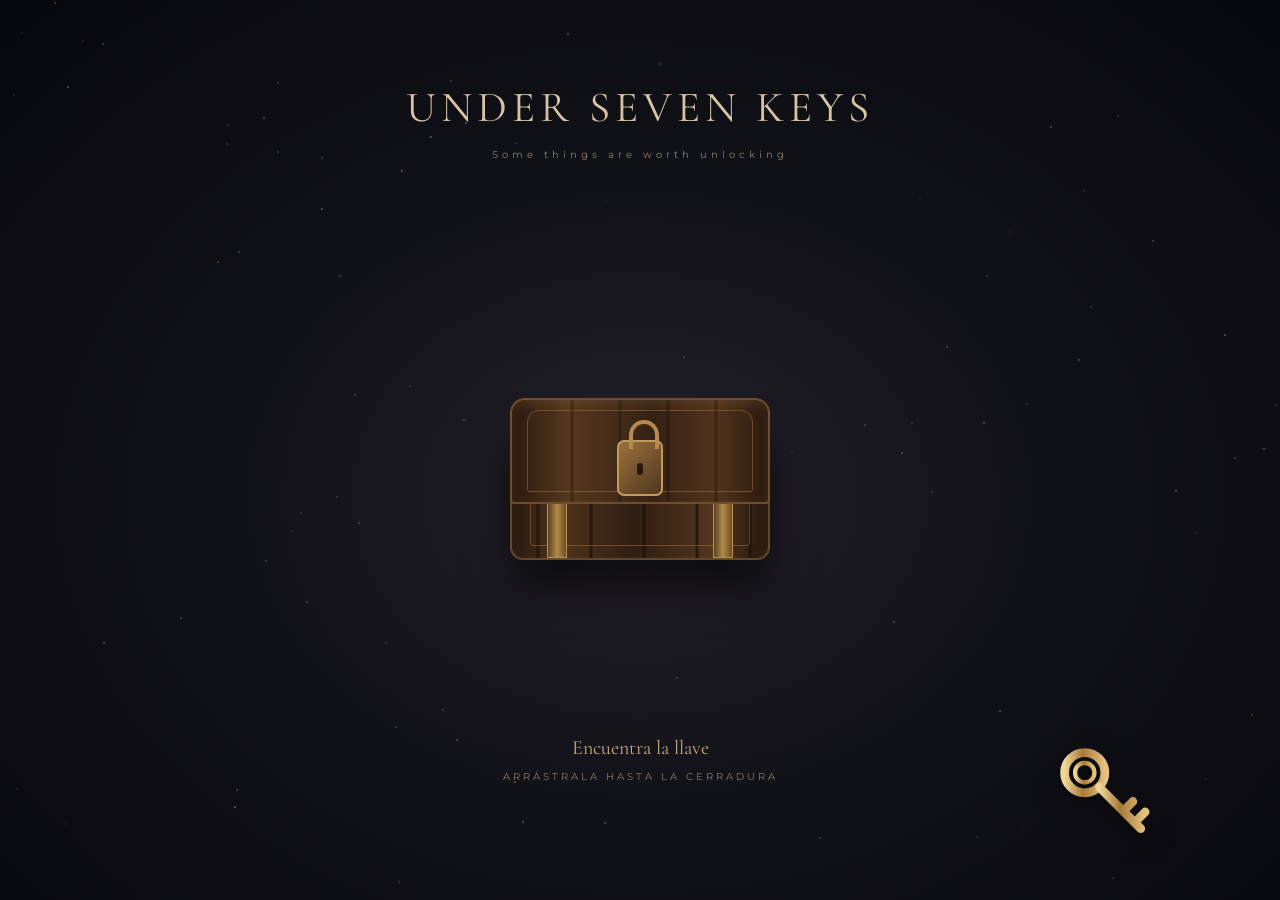
<file: index.html>
<!DOCTYPE html>
<html lang="es"><head><meta charset="UTF-8"><meta name="viewport" content="width=device-width,initial-scale=1"><title>UNDER SEVEN KEYS</title>
<style>
@import url('https://fonts.googleapis.com/css2?family=Cormorant+Garamond:wght@400;500&family=Montserrat:wght@300&display=swap');
*{box-sizing:border-box}body{margin:0;overflow:hidden;min-height:100vh;background:radial-gradient(ellipse at 50% 55%,#252128,#111118 45%,#07080d);color:#dbc9aa;font-family:'Cormorant Garamond',serif}
#scene{height:100vh;display:flex;align-items:center;justify-content:center;flex-direction:column;position:relative}.stars,.dust{position:absolute;inset:0;overflow:hidden;pointer-events:none}.star{position:absolute;width:2px;height:2px;background:#c9b58d;border-radius:50%;animation:twinkle 4s infinite}@keyframes twinkle{50%{opacity:.9;transform:scale(1.7)}}.dust i{position:absolute;width:3px;height:3px;border-radius:50%;background:#c8a66b;opacity:0;animation:float 10s linear infinite}@keyframes float{0%{transform:translateY(20vh);opacity:0}20%{opacity:.4}100%{transform:translateY(-110vh) translateX(45px);opacity:0}}
.heading{position:absolute;top:9%;text-align:center;width:100%;padding:0 12px}.heading h1{font-size:clamp(28px,4vw,43px);letter-spacing:5px;font-weight:400;margin:0;color:#d8c4a5}.heading p{font-family:Montserrat,sans-serif;font-size:10px;letter-spacing:4px;color:#92816b;margin-top:15px}
.stage{width:350px;height:330px;display:flex;align-items:center;justify-content:center;perspective:900px;position:relative;margin-top:30px}.glow{position:absolute;width:280px;height:180px;background:#c08d43;filter:blur(85px);opacity:0;transition:opacity 2s;bottom:20px}
#chest{position:relative;width:260px;height:190px;transition:transform .7s}.base{position:absolute;bottom:0;width:260px;height:142px;border:2px solid #624627;border-radius:7px 7px 13px 13px;background:linear-gradient(90deg,#26180f,#50331c 18%,#2f1e13 48%,#51351e 78%,#24170f);box-shadow:0 28px 45px #0009,inset 0 5px 12px #8b633333;overflow:hidden}.base:before{content:'';position:absolute;inset:0;background:repeating-linear-gradient(90deg,transparent 0 24px,#100b07 25px 27px,transparent 28px 53px);opacity:.6}.base:after{content:'';position:absolute;left:18px;right:18px;top:12px;bottom:12px;border:1px solid #a77a42;border-radius:3px;opacity:.5}.band{position:absolute;z-index:3;top:0;bottom:0;width:20px;left:35px;background:linear-gradient(90deg,#5d421e,#b28a4b,#6b4b26);border:1px solid #bd9454}.band.right{left:auto;right:35px}.lid{position:absolute;left:0;top:28px;width:260px;height:106px;border:2px solid #704e2c;border-radius:15px 15px 4px 4px;background:linear-gradient(90deg,#28190f,#56381e 22%,#352214 55%,#51331c 80%,#28190f);transform-origin:bottom center;transition:transform 1.5s cubic-bezier(.2,.7,.2,1);box-shadow:inset 0 4px 10px #a57a4333;z-index:4}.lid:before{content:'';position:absolute;inset:10px 15px;border:1px solid #a77a42;border-radius:12px 12px 2px 2px;opacity:.5}.lid:after{content:'';position:absolute;left:35px;right:35px;top:0;bottom:0;background:repeating-linear-gradient(90deg,transparent 0 23px,#130c07 24px 26px,transparent 27px 48px);opacity:.35}.lock{position:absolute;z-index:5;left:50%;top:70px;transform:translateX(-50%);width:46px;height:56px;border:2px solid #c19a5c;border-radius:7px;background:linear-gradient(135deg,#9b713c,#50371e);transition:.6s}.lock:before{content:'';position:absolute;left:10px;top:-22px;width:22px;height:25px;border:4px solid #b78b4d;border-bottom:0;border-radius:15px 15px 0 0}.lock:after{content:'';position:absolute;width:6px;height:12px;border-radius:6px;background:#2a1a0d;left:18px;top:21px}#chest.open .lid{transform:rotateX(-115deg)}#chest.open .lock{opacity:0;transform:translateX(-50%) translateY(30px)}#chest.open .glow{opacity:.65}#chest.open{transform:translateY(15px)}
.hint{position:absolute;bottom:13%;text-align:center;font-size:20px;color:#c2a77d;transition:opacity .5s}.hint small{display:block;font:10px Montserrat,sans-serif;letter-spacing:3px;margin-top:10px;color:#897a68}#message{position:absolute;bottom:5%;text-align:center;font-size:20px;color:#d8c4a1;opacity:0;transition:opacity 1.4s;max-width:90%}#message.visible{opacity:1}
.key-area{position:absolute;bottom:4%;right:8%;width:140px;height:140px;display:flex;align-items:center;justify-content:center;z-index:8}.key{width:105px;height:105px;cursor:grab;touch-action:none;filter:drop-shadow(0 8px 12px #0008);position:relative}.key:active{cursor:grabbing;filter:drop-shadow(0 0 18px #d9b77a)}.key svg{width:100%;height:100%;overflow:visible}.key.dragging{position:fixed;z-index:30;transform:scale(1.08);pointer-events:none}
#transition{position:fixed;inset:0;background:#e8c78e;opacity:0;pointer-events:none;z-index:40;transition:opacity 2s}#transition.active{opacity:1}
@media(max-width:600px){.heading{top:8%}.stage{transform:scale(.86);margin-top:20px}.key-area{bottom:5%;right:3%;width:110px;height:110px}.hint{bottom:17%}}
</style></head><body><div id="scene"><div class="stars" id="stars"></div><div class="dust" id="dust"></div><header class="heading"><h1>UNDER SEVEN KEYS</h1><p>Some things are worth unlocking</p></header>
<div class="stage"><div class="glow"></div><div id="chest"><div class="lid"></div><div class="base"><div class="band"></div><div class="band right"></div></div><div class="lock"></div></div></div>
<div class="hint" id="hint">Encuentra la llave<small>ARRÁSTRALA HASTA LA CERRADURA</small></div><div id="message">Hay cosas que merecen ser descubiertas.</div><div class="key-area" id="keyArea"><div class="key" id="key" tabindex="0" role="button" aria-label="Arrastra la llave hasta la cerradura"><svg viewBox="0 0 120 120"><defs><linearGradient id="g"><stop stop-color="#f1d69a"/><stop offset=".45" stop-color="#a87937"/><stop offset="1" stop-color="#e6c27f"/></linearGradient></defs><g fill="none" stroke="url(#g)" stroke-width="10" stroke-linecap="round" stroke-linejoin="round"><circle cx="34" cy="35" r="23"/><circle cx="34" cy="35" r="11" stroke-width="5"/><path d="M51 52 L98 99 M78 79 L89 68 M91 92 L103 80"/></g></svg></div></div></div><div id="transition"></div>
<script>
const stars=document.getElementById('stars'),dust=document.getElementById('dust'),key=document.getElementById('key'),keyArea=document.getElementById('keyArea'),chest=document.getElementById('chest'),hint=document.getElementById('hint'),message=document.getElementById('message'),transition=document.getElementById('transition');
for(let i=0;i<95;i++){let s=document.createElement('i');s.className='star';s.style.left=Math.random()*100+'%';s.style.top=Math.random()*100+'%';s.style.animationDelay=Math.random()*4+'s';s.style.opacity=Math.random()*.5;stars.appendChild(s)}for(let i=0;i<28;i++){let d=document.createElement('i');d.style.left=Math.random()*100+'%';d.style.bottom=(-Math.random()*30)+'%';d.style.animationDelay=Math.random()*9+'s';d.style.animationDuration=(7+Math.random()*9)+'s';dust.appendChild(d)}
let dragging=false,offX=0,offY=0,opened=false;function start(e){if(opened)return;e.preventDefault();dragging=true;let r=key.getBoundingClientRect();offX=e.clientX-r.left;offY=e.clientY-r.top;key.classList.add('dragging');key.style.left=e.clientX-offX+'px';key.style.top=e.clientY-offY+'px';keyArea.style.display='none';document.body.appendChild(key)}function move(e){if(!dragging)return;key.style.left=e.clientX-offX+'px';key.style.top=e.clientY-offY+'px'}function end(e){if(!dragging)return;dragging=false;key.classList.remove('dragging');let l=document.querySelector('.lock').getBoundingClientRect(),lx=l.left+l.width/2,ly=l.top+l.height/2;let dist=Math.hypot(e.clientX-lx,e.clientY-ly);if(dist<190){unlock()}else{key.style.position='';key.style.left='';key.style.top='';key.style.margin='';keyArea.style.display='';keyArea.appendChild(key)}}key.addEventListener('pointerdown',start);window.addEventListener('pointermove',move);window.addEventListener('pointerup',end);key.addEventListener('keydown',e=>{if(e.key==='Enter'||e.key===' '){e.preventDefault();unlock()}});
function unlock(){if(opened)return;opened=true;key.style.display='none';hint.style.opacity=0;chest.classList.add('open');setTimeout(()=>message.classList.add('visible'),1700);setTimeout(()=>transition.classList.add('active'),4300);setTimeout(()=>location.href='midnight.html',6200)}
</script></body></html>
</file>
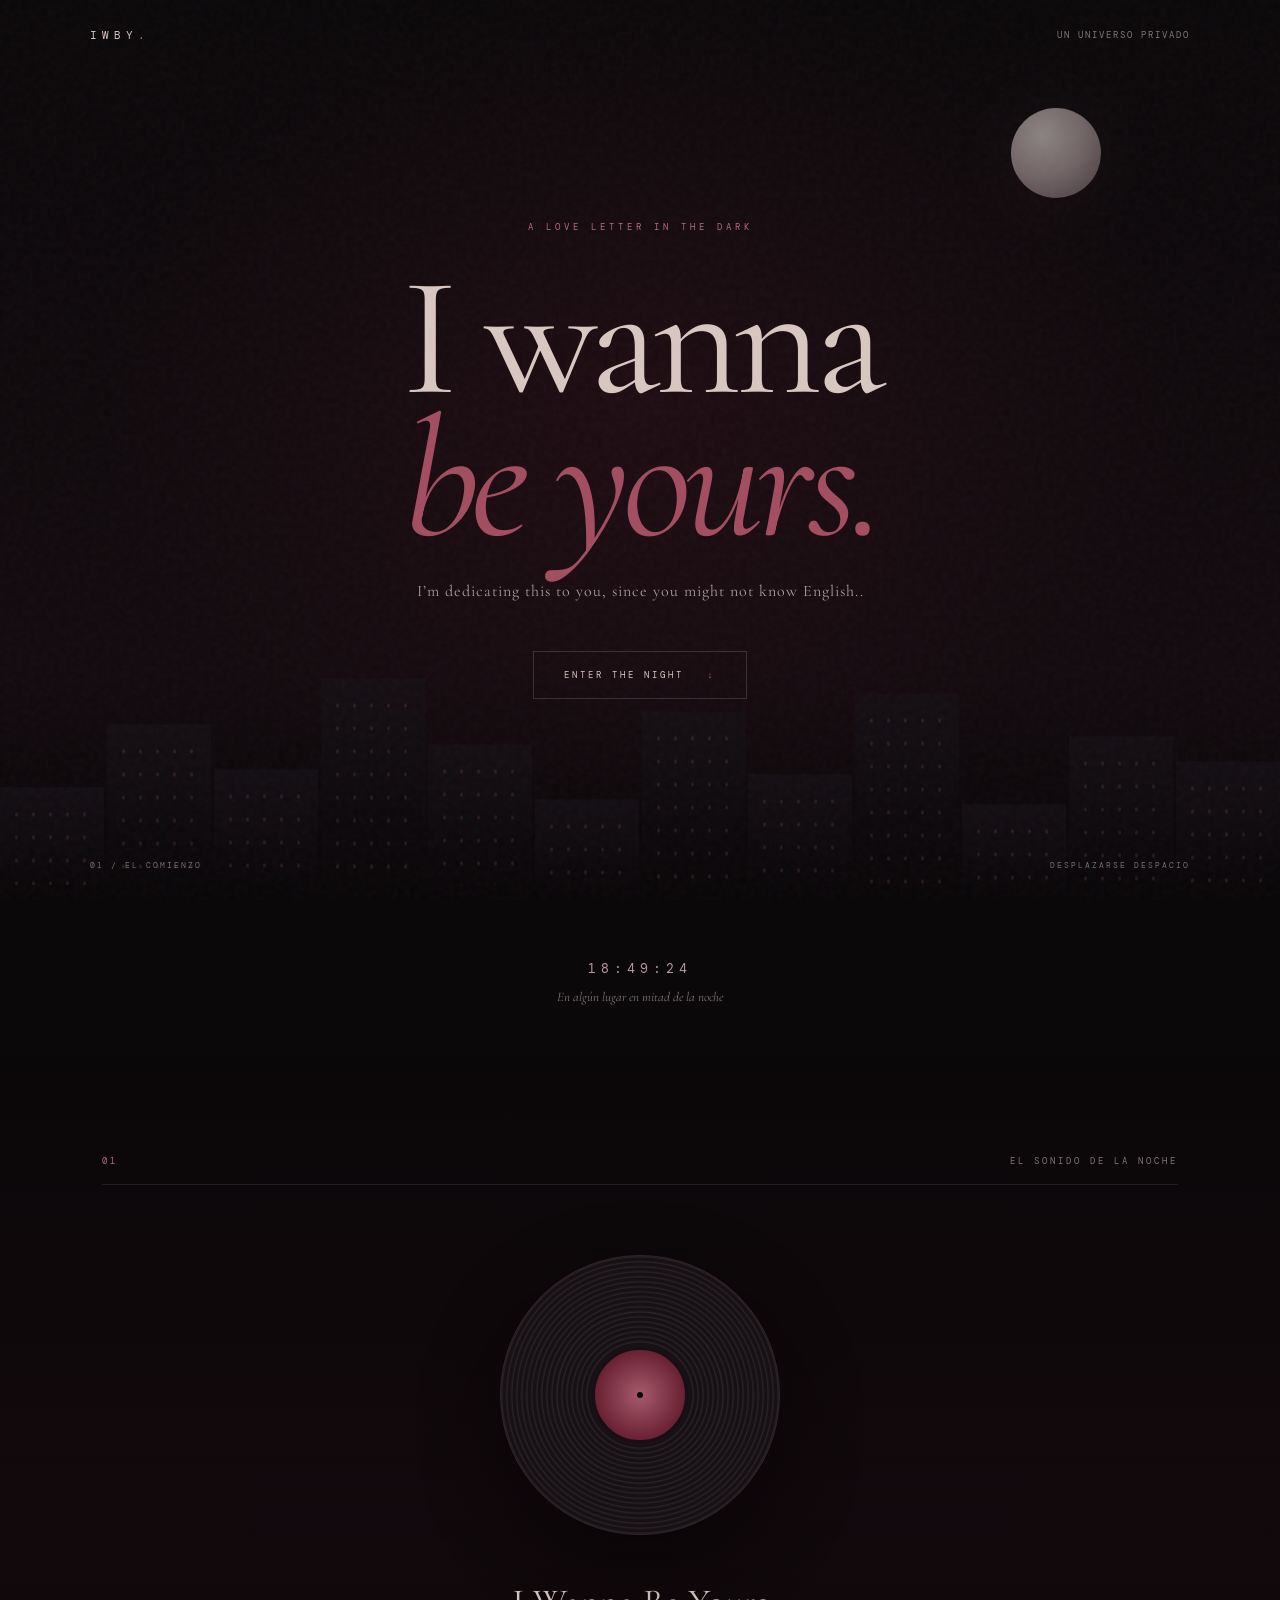
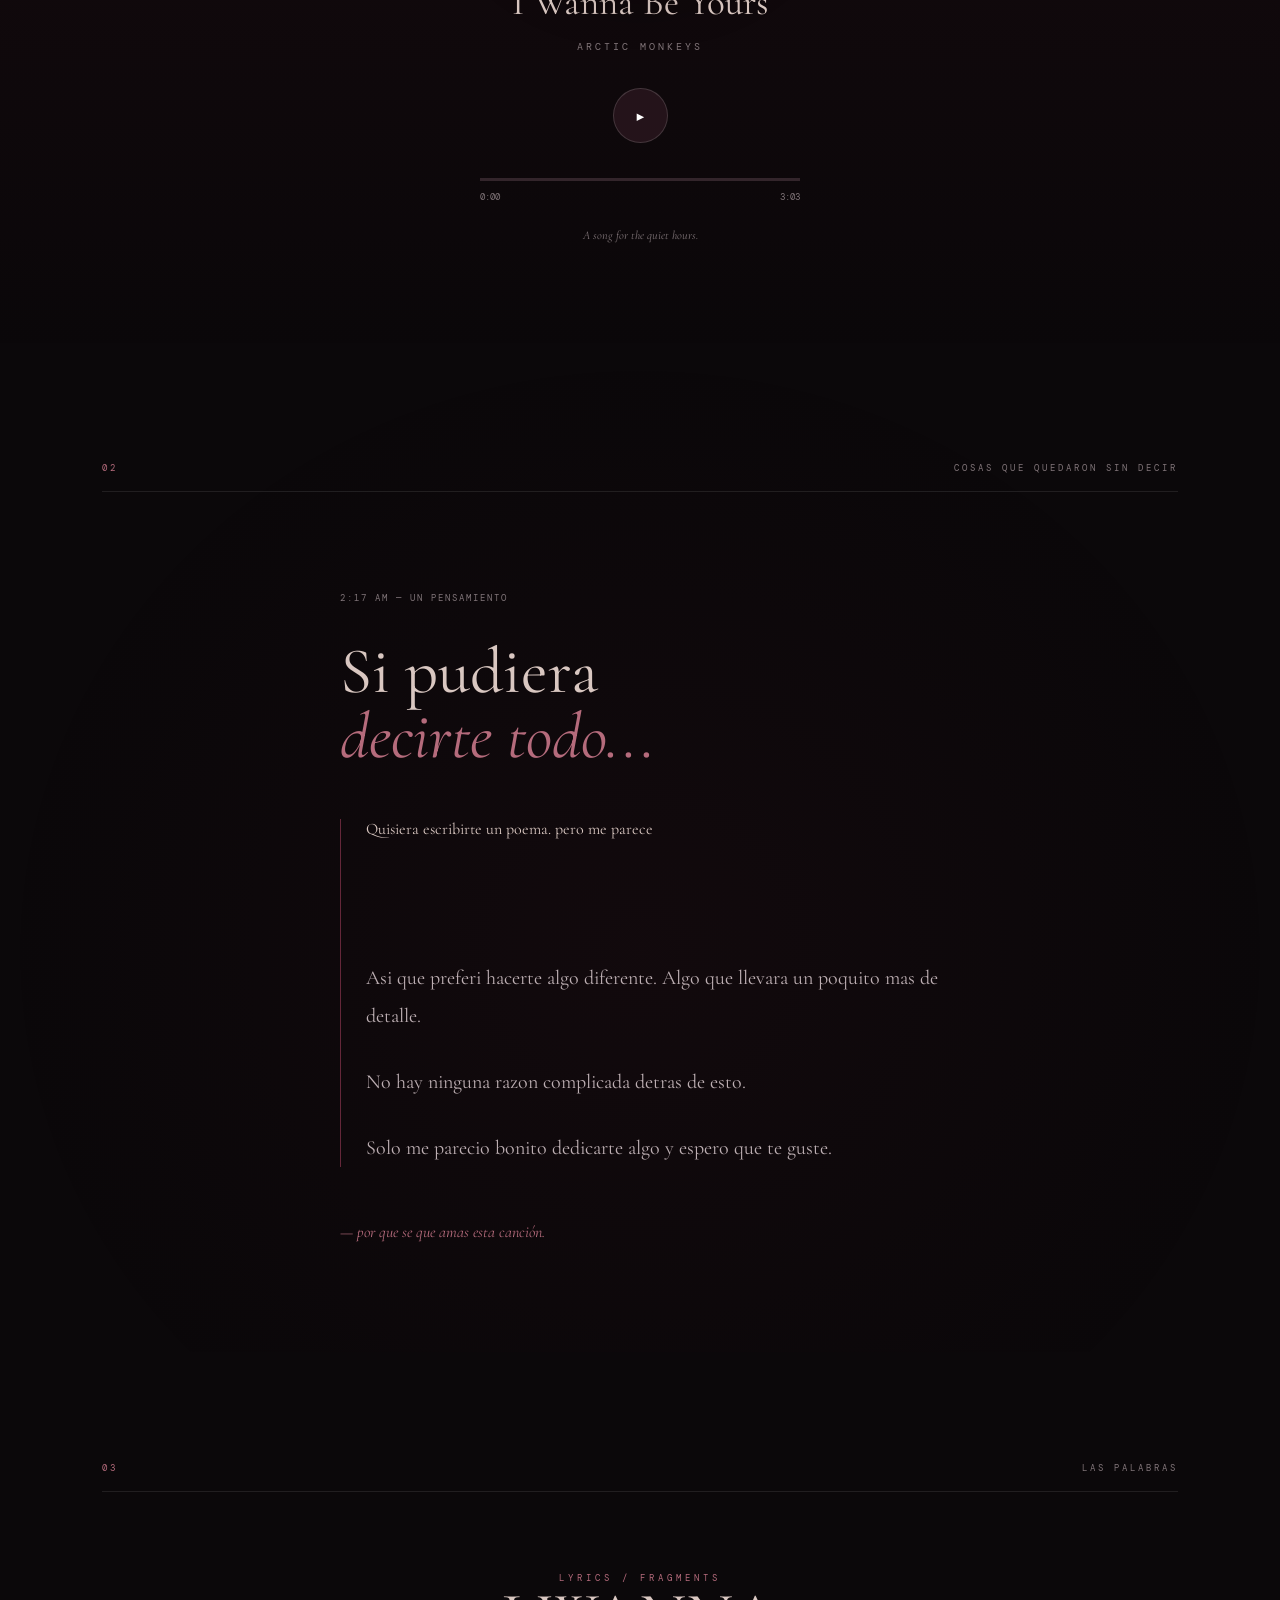
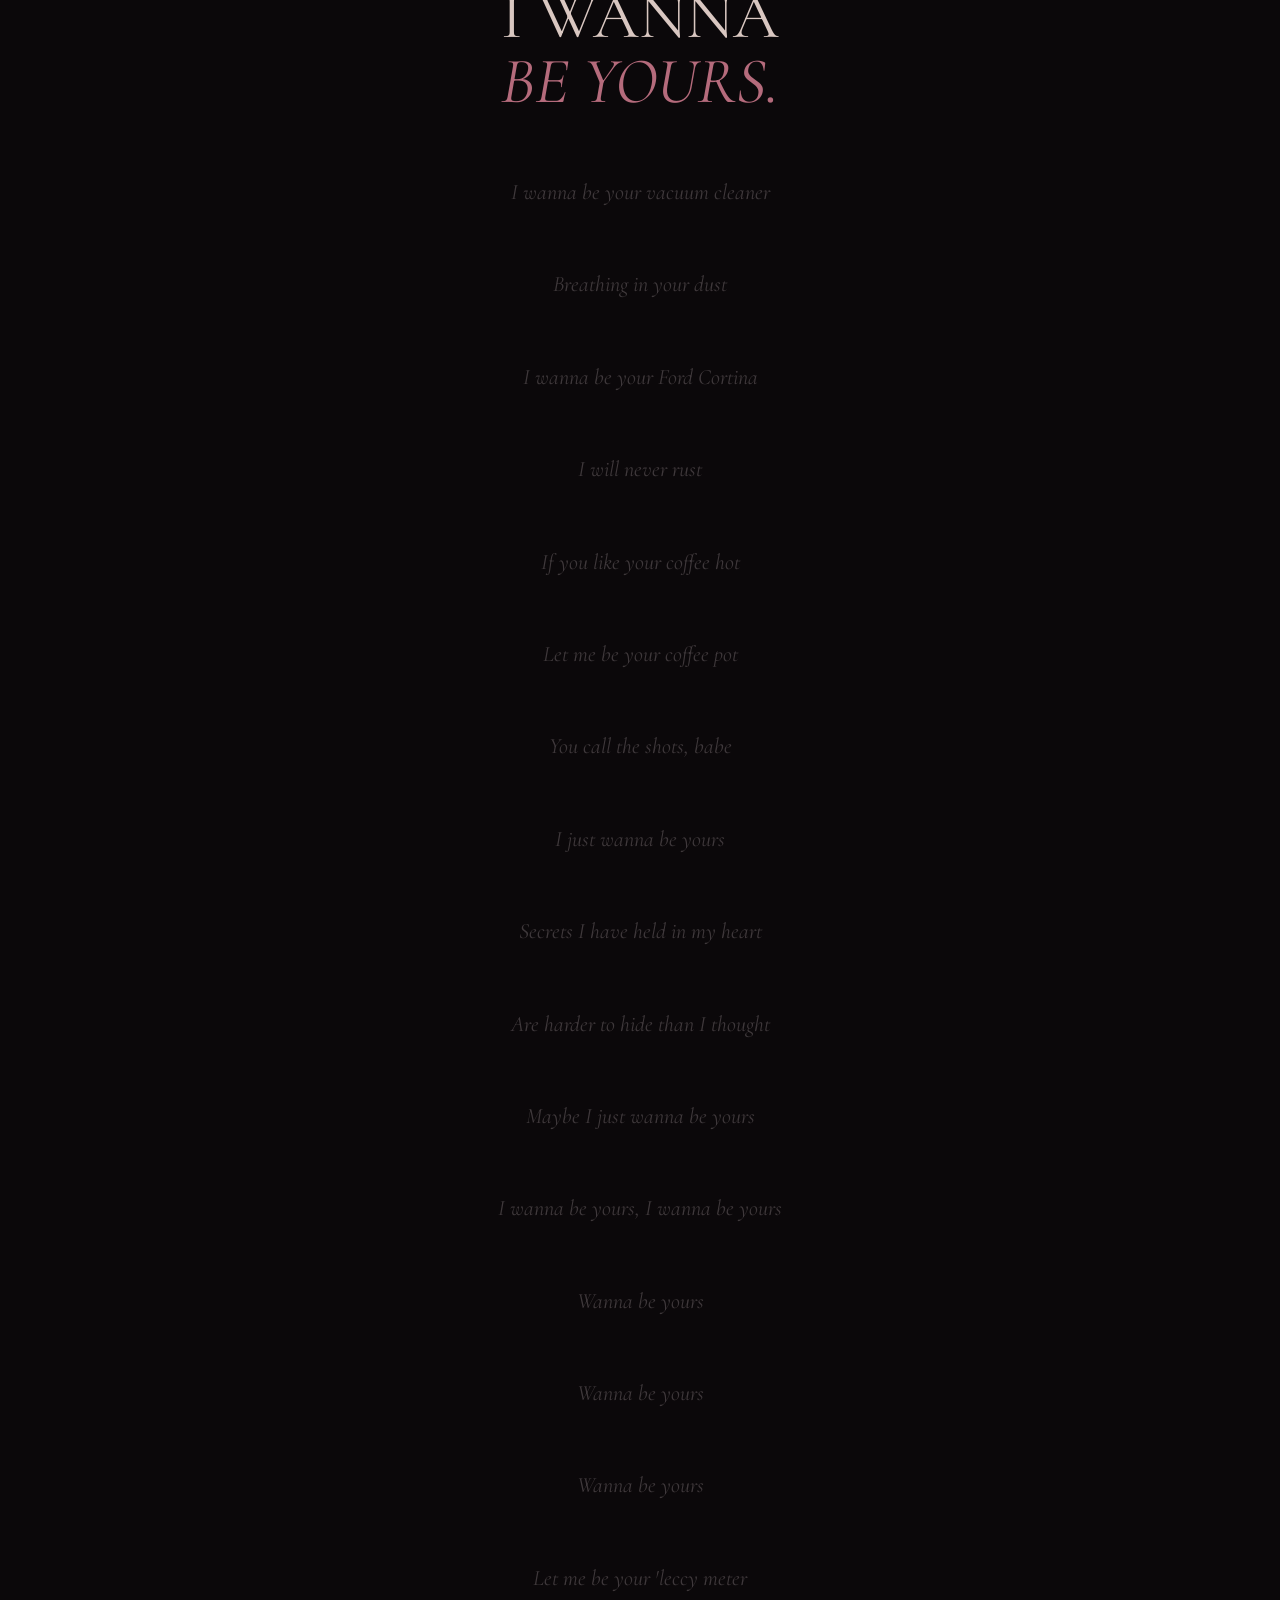
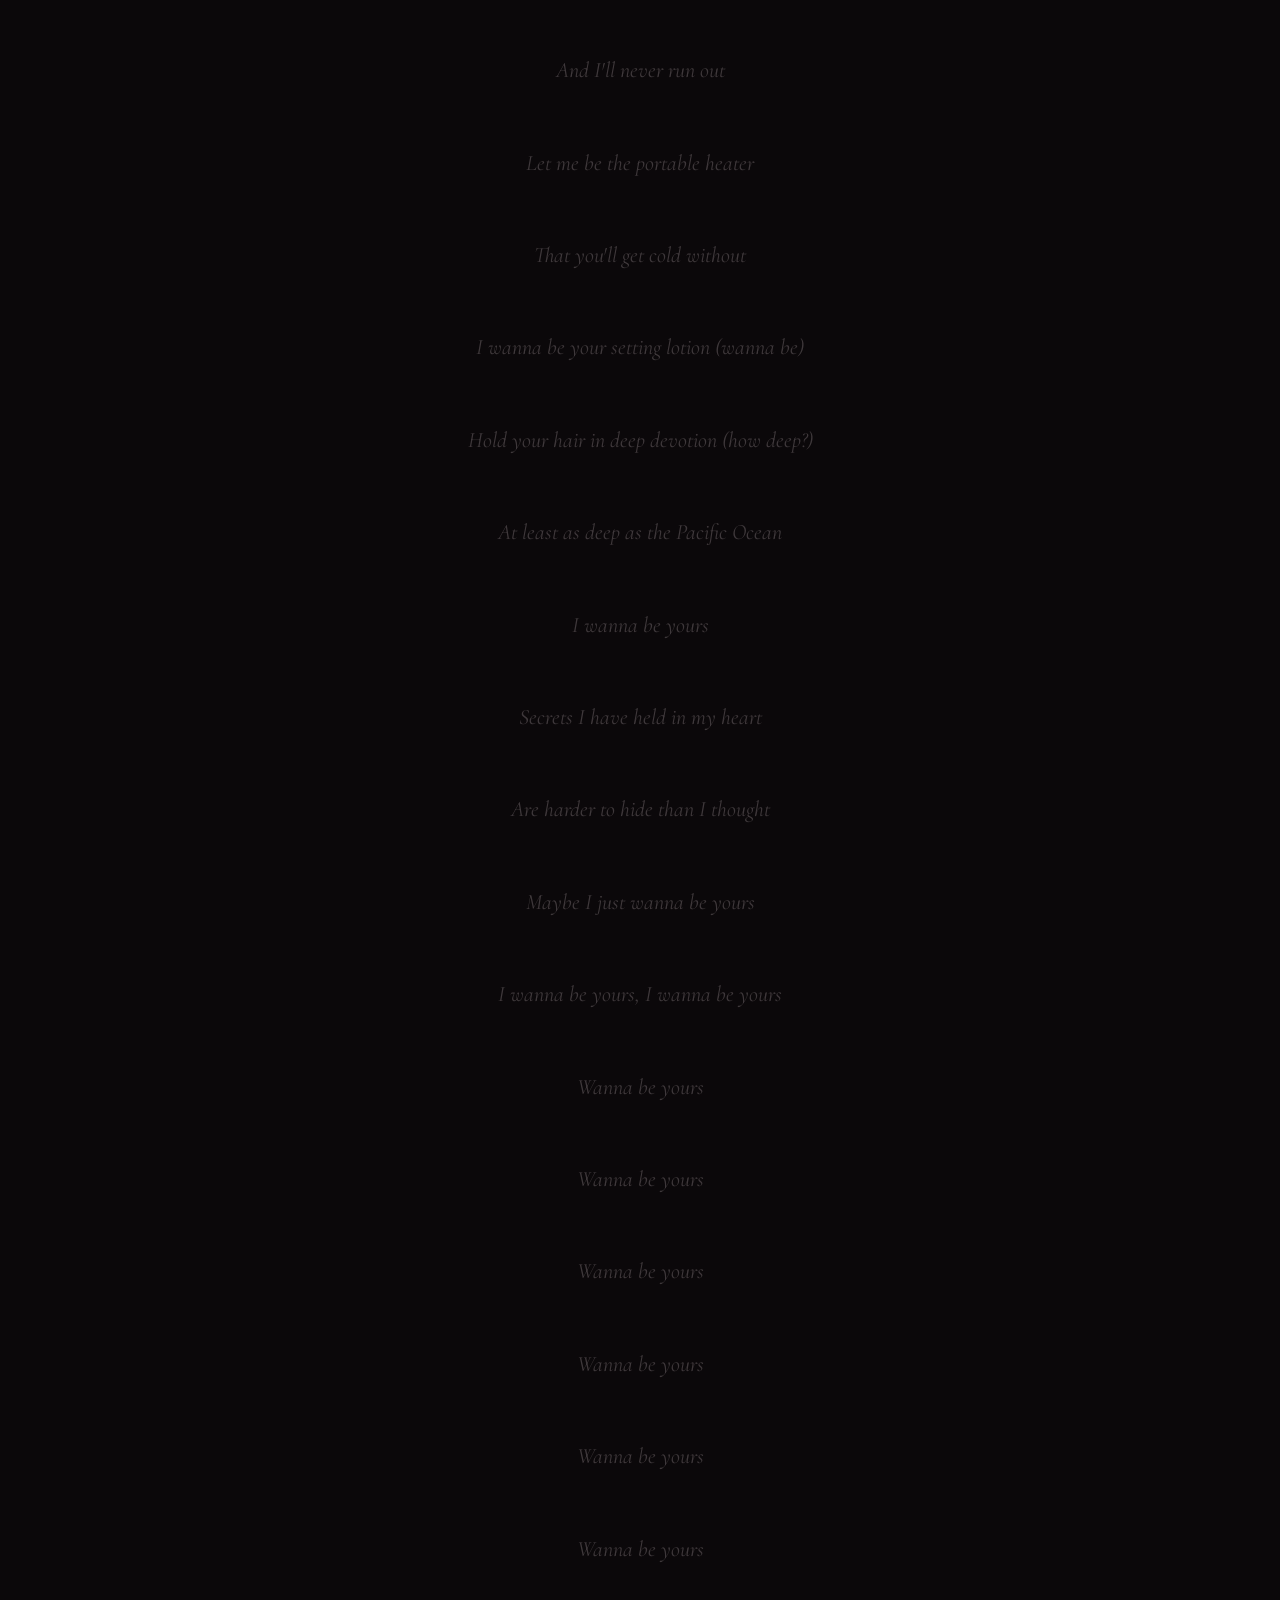
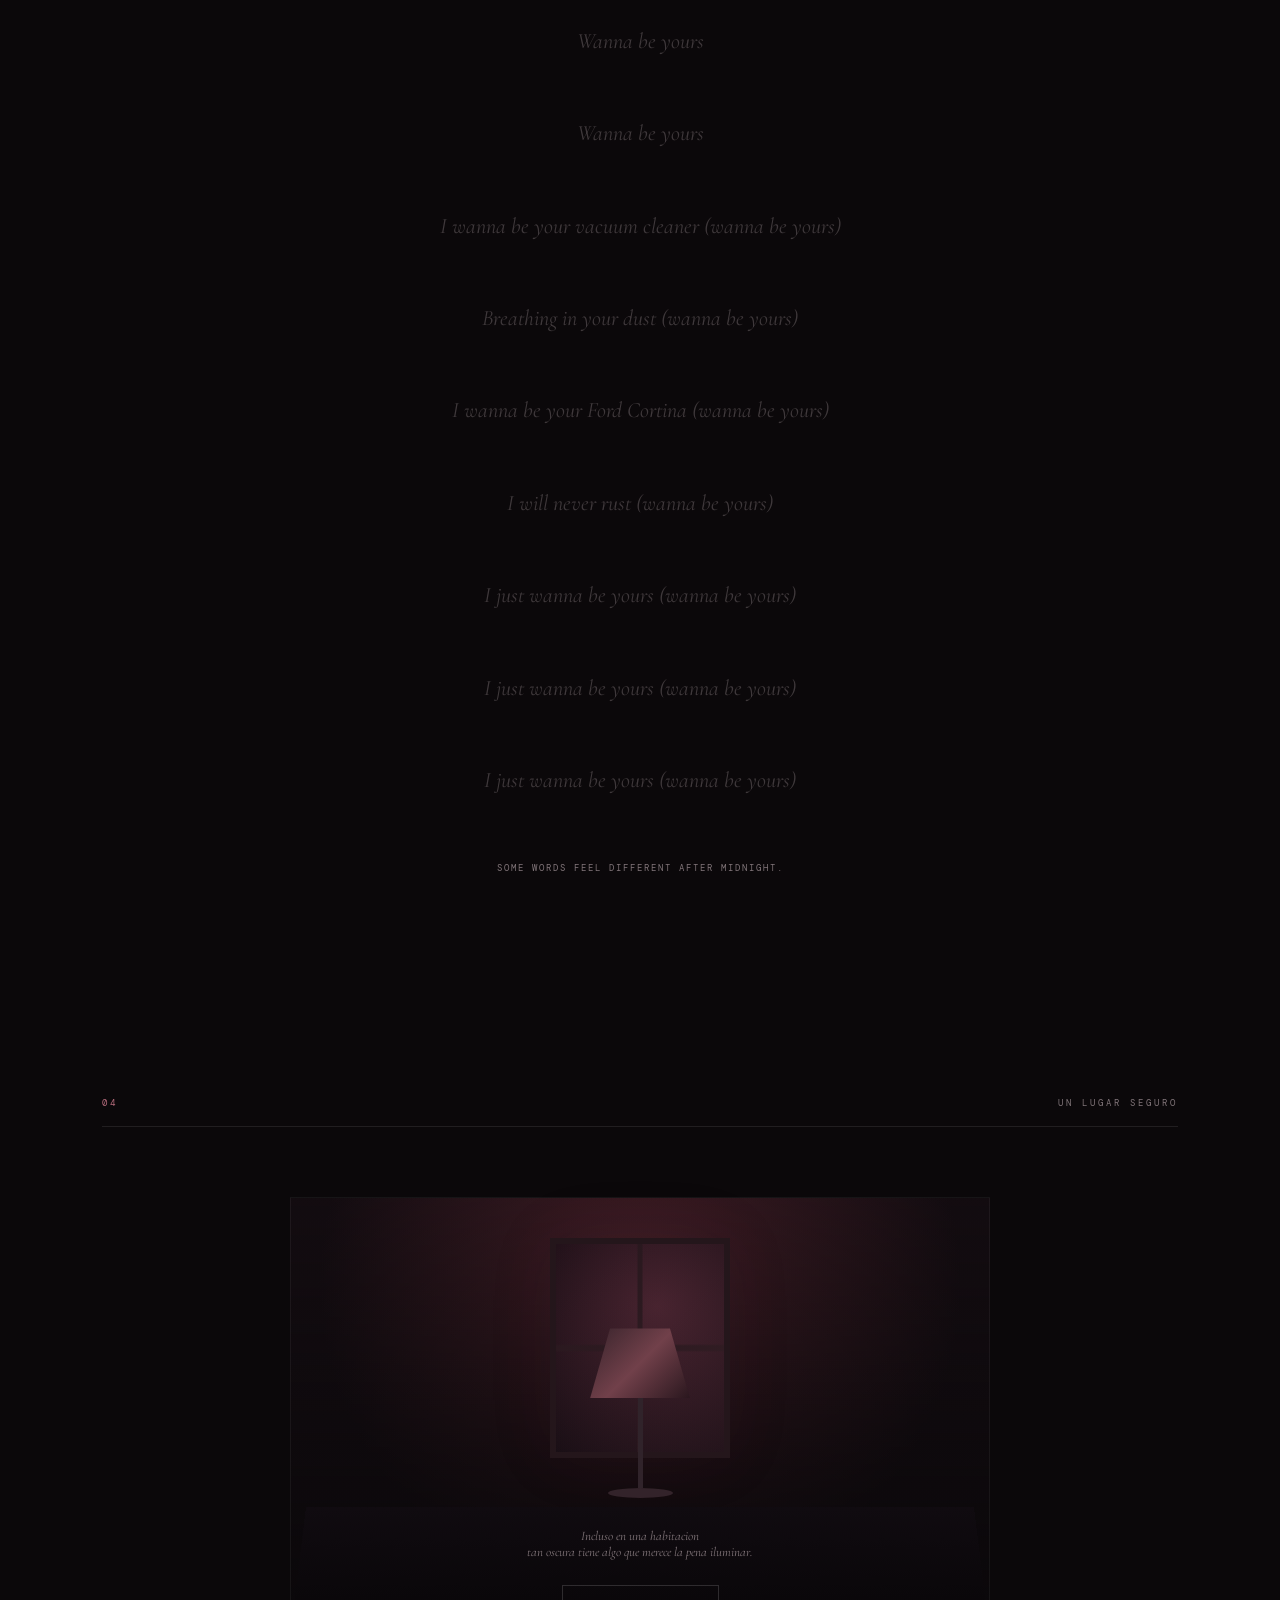
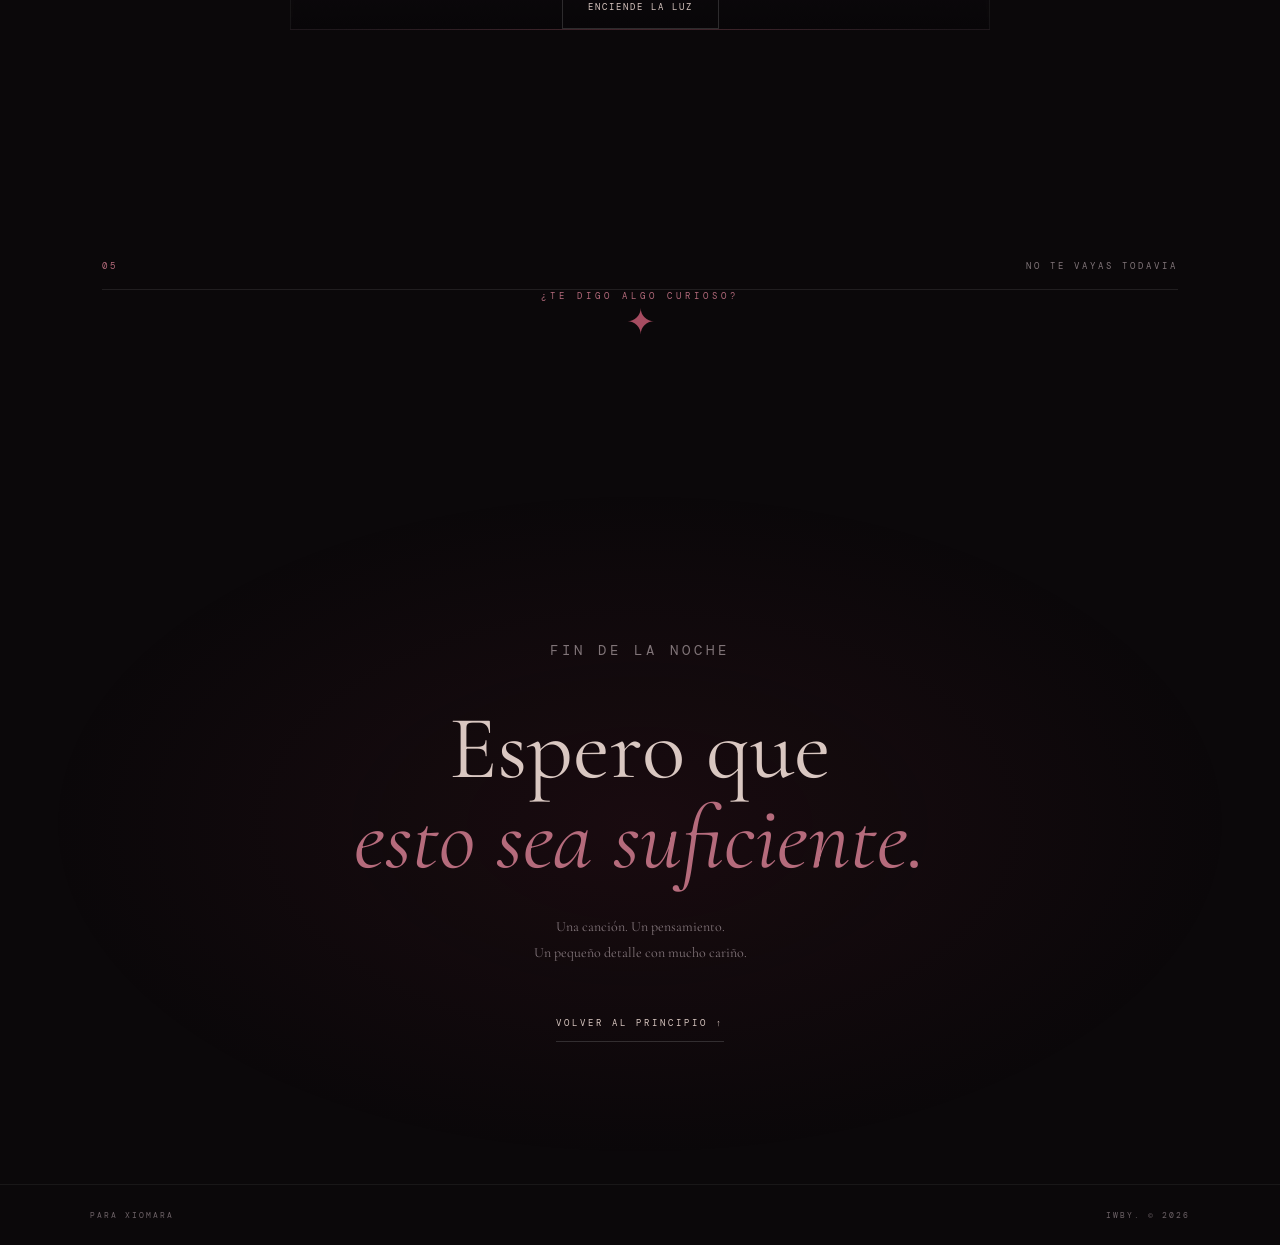
<file: midnight.html>
<!DOCTYPE html>
<html lang="es">
<head>
<meta charset="UTF-8">
<meta name="viewport" content="width=device-width, initial-scale=1.0">
<meta name="theme-color" content="#0b080a">
<title>Midnight Lover</title>

<style>
@import url('https://fonts.googleapis.com/css2?family=Cormorant+Garamond:ital,wght@0,400;0,500;0,600;1,400;1,500&family=DM+Mono:wght@400;500&display=swap');

:root{
    --bg:#0b080a;
    --wine:#702738;
    --rose:#b56b7c;
    --paper:#d9c7c1;
    --muted:#817579;
}

*{box-sizing:border-box;margin:0;padding:0}
html{scroll-behavior:smooth}
body{
    background:var(--bg);
    color:var(--paper);
    font-family:'Cormorant Garamond',serif;
    overflow-x:hidden;
}
button{font:inherit;cursor:pointer}
a{color:inherit;text-decoration:none}
::selection{background:#702738;color:white}

.noise{
    position:fixed;inset:0;z-index:100;pointer-events:none;opacity:.035;
    background-image:url("data:image/svg+xml,%3Csvg viewBox='0 0 180 180' xmlns='http://www.w3.org/2000/svg'%3E%3Cfilter id='n'%3E%3CfeTurbulence type='fractalNoise' baseFrequency='.8' numOctaves='3' stitchTiles='stitch'/%3E%3C/filter%3E%3Crect width='100%25' height='100%25' filter='url(%23n)'/%3E%3C/svg%3E");
}
.cursor-glow{
    position:fixed;width:250px;height:250px;border-radius:50%;
    background:rgba(119,34,54,.09);filter:blur(80px);
    pointer-events:none;z-index:0;
}
.nav{
    position:absolute;top:0;left:0;right:0;padding:28px 7%;
    display:flex;justify-content:space-between;align-items:center;z-index:10;
}
.brand{font-family:'DM Mono',monospace;font-size:11px;letter-spacing:5px}
.brand span{color:var(--rose)}
.nav-note{
    font-family:'DM Mono',monospace;font-size:9px;color:var(--muted);letter-spacing:2px;
}
.hero{
    min-height:100svh;position:relative;overflow:hidden;display:flex;
    align-items:center;justify-content:center;padding:100px 24px 80px;
}
.hero-content{
    position:relative;z-index:4;text-align:center;animation:fadeup 1.5s ease both;
}
.kicker{
    font-family:'DM Mono',monospace;font-size:9px;letter-spacing:4px;
    text-transform:uppercase;color:var(--rose);
}
.hero h1{
    font-size:clamp(80px,17vw,170px);font-weight:400;line-height:.83;
    letter-spacing:-7px;margin-top:35px;
}
.hero h1 span{font-style:italic;color:#a34d60}
.hero-sub{margin:30px auto 0;font-size:16px;color:#aa9ba0;letter-spacing:1px}
.open-btn{
    margin-top:50px;background:transparent;border:1px solid rgba(255,255,255,.15);
    color:var(--paper);padding:17px 30px;font-family:'DM Mono',monospace;
    font-size:9px;letter-spacing:3px;transition:.4s;
}
.open-btn:hover{border-color:var(--rose);background:rgba(112,39,56,.2)}
.open-btn span{color:var(--rose);margin-left:15px}
.hero-bottom{
    position:absolute;bottom:30px;left:7%;right:7%;display:flex;
    justify-content:space-between;color:#766b70;font-family:'DM Mono',monospace;
    font-size:8px;letter-spacing:2px;z-index:4;
}
.sky{
    position:absolute;inset:0;
    background:radial-gradient(ellipse at 50% 45%,rgba(100,30,47,.18),transparent 60%),
    linear-gradient(to bottom,#0b080a,#120a0e 75%,#090608);
}
.moon{
    position:absolute;top:12%;right:14%;width:90px;height:90px;border-radius:50%;
    background:radial-gradient(circle at 35% 30%,#e1d5d1,#b5a3a4 48%,#68565c);
    box-shadow:0 0 80px rgba(195,144,155,.12);opacity:.6;
    animation:float 7s ease-in-out infinite;
}
.city{
    position:absolute;bottom:0;left:0;width:100%;height:28%;
    display:flex;align-items:flex-end;gap:3px;opacity:.8;
}
.building{
    background:linear-gradient(#151015,#090608);position:relative;flex:1;
    border-top:1px solid rgba(255,255,255,.03);
}
.building::before{
    content:"";position:absolute;inset:15px 8px;
    background-image:radial-gradient(#9b5260 1px,transparent 2px);
    background-size:17px 23px;opacity:.25;
}
.b1{height:45%}.b2{height:70%}.b3{height:52%}.b4{height:88%}
.b5{height:62%}.b6{height:40%}.b7{height:75%}.b8{height:50%}
.b9{height:82%}.b10{height:38%}.b11{height:65%}.b12{height:55%}
.rain{position:absolute;inset:0;pointer-events:none;overflow:hidden;z-index:2}
.drop{
    position:absolute;top:-100px;width:1px;height:70px;
    background:linear-gradient(transparent,rgba(172,153,163,.25));
    animation:rain linear infinite;
}
@keyframes rain{from{transform:translateY(-100px)}to{transform:translateY(110svh)}}
@keyframes float{0%,100%{transform:translateY(0)}50%{transform:translateY(-12px)}}
@keyframes fadeup{from{opacity:0;transform:translateY(25px)}to{opacity:1;transform:translateY(0)}}
@keyframes spin{to{transform:rotate(360deg)}}

/* SECTIONS */
.section{position:relative;z-index:3;padding:110px 8%}
.section-head{
    display:flex;justify-content:space-between;border-bottom:1px solid rgba(255,255,255,.09);
    padding-bottom:17px;font-family:'DM Mono',monospace;font-size:9px;
    letter-spacing:3px;color:var(--muted);
}
.section-head span:first-child{color:var(--rose)}
.clock-section{text-align:center;padding-top:60px;padding-bottom:40px}
.clock{font-family:'DM Mono',monospace;font-size:13px;color:#b49ba2;letter-spacing:5px}
.clock-caption{margin-top:12px;font-size:13px;color:var(--muted);font-style:italic}

/* PLAYER */
.player-section{background:linear-gradient(180deg,transparent,rgba(75,19,34,.10),transparent)}
.player{
    display:flex;flex-direction:column;align-items:center;text-align:center;padding-top:70px;
}
.album{
    width:min(280px,72vw);aspect-ratio:1;
    background:radial-gradient(circle at 50% 50%,#0a080a 0 7%,transparent 8%),
    repeating-radial-gradient(circle at 50% 50%,#171116 0px,#171116 2px,#292126 3px,#131013 5px);
    border:1px solid #33242b;border-radius:50%;position:relative;
    box-shadow:0 30px 80px rgba(0,0,0,.45);display:flex;align-items:center;justify-content:center;
}
.album::before{
    content:"";position:absolute;inset:20%;border-radius:50%;
    border:1px solid rgba(255,255,255,.03);
}
.album-label{
    width:35%;aspect-ratio:1;border-radius:50%;
    background:radial-gradient(circle,#a65b6b,#692133 70%);
    display:flex;align-items:center;justify-content:center;border:4px solid #161015;
}
.album-label::after{content:"";width:6px;height:6px;background:#0b080a;border-radius:50%}
.album.playing{animation:spin 5s linear infinite}
.track-title{margin-top:45px;font-size:37px;font-weight:400}
.track-artist{
    font-family:'DM Mono',monospace;font-size:10px;letter-spacing:3px;
    color:var(--muted);margin-top:15px;
}
.controls{display:flex;align-items:center;gap:25px;margin-top:35px}
.control-btn{
    width:55px;height:55px;border:1px solid rgba(255,255,255,.15);
    border-radius:50%;background:#24131a;color:white;font-size:16px;transition:.3s;
}
.control-btn:hover{border-color:var(--rose);box-shadow:0 0 25px rgba(133,42,61,.15)}
.progress-area{width:min(320px,80vw);margin-top:35px}
.progress{width:100%;height:3px;background:#33252b;position:relative;cursor:pointer}
.progress-fill{height:100%;width:0%;background:var(--rose)}
.time-row{
    display:flex;justify-content:space-between;margin-top:10px;
    font-family:'DM Mono',monospace;font-size:9px;color:var(--muted);
}
.player-message{font-size:12px;font-style:italic;color:var(--muted);margin-top:25px}

/* LETTER */
.letter-section{background:radial-gradient(ellipse at 50% 60%,rgba(86,27,41,.09),transparent 70%)}
.letter{max-width:600px;margin:100px auto 0}
.letter-date{font-family:'DM Mono',monospace;font-size:9px;letter-spacing:2px;color:var(--muted)}
.letter h2{font-size:65px;font-weight:400;line-height:1;margin-top:35px}
.letter h2 em{color:var(--rose);font-weight:400}
.letter-body{margin-top:50px;border-left:1px solid #642739;padding-left:25px}
.letter-body p{font-size:20px;line-height:1.9;color:#bcaeb2;margin-bottom:28px}
.signature{margin-top:55px;font-size:16px;color:var(--rose);font-style:italic}
.typewriter{min-height:140px}

/* LYRICS */
.lyrics-section{text-align:center}
.lyrics{
    max-width:600px;margin:80px auto 0;position:relative;
}
.lyrics h2{font-size:65px;font-weight:400;line-height:1}
.lyrics h2 em{color:var(--rose)}
.lyric-fragments{
    margin-top:60px;display:flex;flex-direction:column;gap:55px;
    position:relative;z-index:3;
}
.fragment{
    font-size:22px;font-style:italic;line-height:1.7;color:#c5b6ba;
    opacity:.28;
    transition:opacity .45s ease,color .45s ease,transform .45s ease,text-shadow .45s ease;
}
.fragment:hover{color:white;text-shadow:0 0 30px rgba(173,76,96,.15)}
.fragment.active{
    opacity:1;color:#f0d5dc;position:relative;z-index:5;
    text-shadow:0 0 20px rgba(173,76,96,.35),0 0 45px rgba(173,76,96,.15);
    transform:scale(1.025);
}
.fragment.active::after{
    content:"";position:absolute;left:50%;bottom:-13px;width:45px;height:1px;
    transform:translateX(-50%);
    background:linear-gradient(90deg,transparent,#b56b7c,transparent);
    animation:underlineGlow 1.5s ease-in-out infinite alternate;
}
.lyric-foot{
    font-family:'DM Mono',monospace;font-size:9px;letter-spacing:2px;
    line-height:2;color:var(--muted);margin-top:60px;
}

/* LYRIC ATMOSPHERE — petals, cinematic light and symbols */
.lyric-atmosphere{
    position:absolute;inset:0;z-index:4;pointer-events:none;overflow:visible;
}
.atmo-particle{
    position:absolute;pointer-events:none;opacity:0;
    animation:atmoFloat 2.8s ease-out forwards;will-change:transform,opacity;
}
.atmo-petal{
    width:13px;height:19px;border-radius:100% 0 100% 0;
    background:linear-gradient(135deg,#c77b89,#702738);
    box-shadow:0 0 15px rgba(181,107,124,.2);
}
.atmo-heart{
    color:#bd7183;font-size:19px;
    text-shadow:0 0 18px rgba(181,107,124,.6);
}
.atmo-star{color:#d6a4ad;font-size:11px;text-shadow:0 0 15px #a34d60}
.atmo-glow{
    position:absolute;width:100px;height:100px;border-radius:50%;
    background:rgba(139,42,64,.22);filter:blur(45px);opacity:0;
    animation:atmoGlow 2.5s ease-out forwards;
}
@keyframes atmoFloat{
    0%{opacity:0;transform:translate(0,15px) rotate(0deg) scale(.5)}
    20%{opacity:.85}
    75%{opacity:.7}
    100%{opacity:0;transform:translate(var(--drift),-75px) rotate(var(--rotation)) scale(1.2)}
}
@keyframes atmoGlow{
    0%{opacity:0;transform:scale(.5)}
    35%{opacity:.65;transform:scale(1.3)}
    100%{opacity:0;transform:scale(2)}
}
@keyframes underlineGlow{from{opacity:.3;width:25px}to{opacity:.9;width:65px}}

/* ROOM */
.room-section{overflow:hidden}
.room{
    max-width:700px;margin:70px auto 0;position:relative;min-height:420px;
    border:1px solid rgba(255,255,255,.05);
    background:linear-gradient(to bottom,rgba(9,7,9,.2),rgba(9,7,9,.9)),
    radial-gradient(ellipse at 50% 20%,#50232d,#150d12 65%);
    display:flex;align-items:center;justify-content:center;flex-direction:column;
}
.window{
    position:absolute;top:40px;width:180px;height:220px;border:6px solid #24161b;
    background:linear-gradient(90deg,transparent 48%,#27171d 49%,#27171d 51%,transparent 52%),
    linear-gradient(0deg,transparent 48%,#27171d 49%,#27171d 51%,transparent 52%),
    radial-gradient(circle at 60% 30%,#44212d,#110a10);
    box-shadow:0 0 70px rgba(117,39,58,.08);
}
.window:after{
    content:"";position:absolute;inset:0;
    background:linear-gradient(140deg,transparent,#a25c6a 120%);opacity:.12;
}
.room-floor{
    position:absolute;bottom:0;height:30%;width:100%;
    background:linear-gradient(#100b10,#080608);
    transform:perspective(500px) rotateX(10deg);transform-origin:bottom;
}
.lamp{
    position:relative;z-index:3;margin-top:130px;
    display:flex;flex-direction:column;align-items:center;
}
.shade{
    width:100px;height:70px;background:linear-gradient(135deg,#37232b,#71404a,#2a171e);
    clip-path:polygon(20% 0,80% 0,100% 100%,0 100%);transition:1s;
}
.stem{width:5px;height:90px;background:#30232a}
.base{width:65px;height:10px;border-radius:50%;background:#33232a}
.lamp-glow{
    position:absolute;width:200px;height:200px;border-radius:50%;
    background:#bd735b;filter:blur(100px);opacity:0;transition:1s;
}
.room.light-on .lamp-glow{opacity:.35}
.room.light-on .shade{
    background:linear-gradient(135deg,#e1b28b,#a8705a,#70414b);
    box-shadow:0 0 50px rgba(215,133,99,.25);
}
.room-text{text-align:center;position:relative;z-index:4;margin-top:30px;padding:0 20px}
.room-text p{color:var(--muted);font-style:italic;font-size:13px}
.room-btn{
    margin-top:25px;background:transparent;border:1px solid rgba(255,255,255,.15);
    padding:15px 25px;color:var(--paper);font-family:'DM Mono',monospace;
    font-size:9px;letter-spacing:2px;
}

/* SECRET */
.secret-section{text-align:center;padding-top:120px;padding-bottom:120px}
.secret-star{
    font-size:35px;color:#a64c61;cursor:pointer;display:inline-block;
    transition:.6s;animation:float 5s infinite;
}
.secret-star:hover{transform:scale(1.5);text-shadow:0 0 40px #9e4b61}
.secret-message{
    max-height:0;overflow:hidden;opacity:0;transition:1s;max-width:450px;margin:auto;
}
.secret-message.show{max-height:300px;opacity:1;margin-top:35px}
.secret-message p{font-size:22px;line-height:1.8;color:#bdaeb3;font-style:italic}

/* END */
.end{
    min-height:80svh;display:flex;flex-direction:column;align-items:center;
    justify-content:center;text-align:center;padding:100px 25px;position:relative;
    background:radial-gradient(ellipse at 50% 50%,rgba(90,27,42,.18),transparent 65%);
}
.end h2{font-size:clamp(55px,13vw,90px);font-weight:400;line-height:1;margin-top:40px}
.end h2 em{color:var(--rose)}
.end p{color:var(--muted);margin-top:30px;font-size:14px;line-height:1.9}
.return{
    margin-top:50px;font-family:'DM Mono',monospace;font-size:9px;
    letter-spacing:3px;border-bottom:1px solid rgba(255,255,255,.15);padding-bottom:12px;
}
footer{
    padding:25px 7%;display:flex;justify-content:space-between;
    font-family:'DM Mono',monospace;font-size:8px;letter-spacing:2px;
    color:#6d6267;border-top:1px solid rgba(255,255,255,.06);
}

/* REVEAL */
.reveal{opacity:0;transform:translateY(30px);transition:1s ease}
.reveal.visible{opacity:1;transform:translateY(0)}

/* MOBILE */
@media(max-width:600px){
    .nav{padding:24px 6%}
    .nav-note{font-size:8px;letter-spacing:1px}
    .hero h1{font-size:clamp(76px,19vw,110px);letter-spacing:-5px}
    .moon{width:65px;height:65px;right:10%;top:14%}
    .hero-sub{font-size:14px}
    .hero-bottom{font-size:7px;letter-spacing:1px}
    .section{padding:85px 7%}
    .section-head{font-size:8px;letter-spacing:2px}
    .letter{margin-top:70px}
    .letter h2{font-size:54px}
    .letter-body p{font-size:18px;line-height:1.9}
    .lyrics h2{font-size:55px}
    .fragment{font-size:19px}
    .room{min-height:380px}
    .window{width:145px;height:190px;top:35px}
    .lamp{margin-top:120px}
    .room-text p{font-size:12px}
    .end h2{font-size:65px}
    footer{font-size:7px;letter-spacing:1px}
    .atmo-petal{width:10px;height:15px}
}
@media(prefers-reduced-motion:reduce){
    *,*::before,*::after{animation:none!important;scroll-behavior:auto!important}
    .atmo-particle,.atmo-glow{opacity:.55}
    .fragment.active::after{animation:none;opacity:.7}
}
</style>
</head>

<body>
<div class="noise"></div>
<div class="cursor-glow"></div>

<header class="nav">
    <a href="#home" class="brand">IWBY<span>.</span></a>
    <div class="nav-note">UN UNIVERSO PRIVADO</div>
</header>

<section class="hero" id="home">
    <div class="sky"></div>
    <div class="moon"></div>
    <div class="rain" id="rain"></div>
    <div class="city">
        <div class="building b1"></div><div class="building b2"></div>
        <div class="building b3"></div><div class="building b4"></div>
        <div class="building b5"></div><div class="building b6"></div>
        <div class="building b7"></div><div class="building b8"></div>
        <div class="building b9"></div><div class="building b10"></div>
        <div class="building b11"></div><div class="building b12"></div>
    </div>
    <div class="hero-content">
        <p class="kicker">A LOVE LETTER IN THE DARK</p>
        <h1>I wanna<br><span>be yours.</span></h1>
        <p class="hero-sub">I’m dedicating this to you, since you might not know English..</p>
        <button class="open-btn" id="open">ENTER THE NIGHT <span>↓</span></button>
    </div>
    <div class="hero-bottom">
        <span>01 / EL COMIENZO</span><span>DESPLAZARSE DESPACIO</span>
    </div>
</section>

<section class="clock-section">
    <div class="clock" id="clock">00:00:00</div>
    <p class="clock-caption">En algún lugar en mitad de la noche</p>
</section>

<section class="section player-section" id="song">
    <div class="section-head"><span>01</span><span>EL SONIDO DE LA NOCHE</span></div>
    <div class="player reveal">
        <div class="album" id="album"><div class="album-label"></div></div>
        <h2 class="track-title">I Wanna Be Yours</h2>
        <p class="track-artist">ARCTIC MONKEYS</p>
        <div class="controls">
            <button class="control-btn" id="play" aria-label="Reproducir">▶</button>
        </div>
        <div class="progress-area">
            <div class="progress" id="progress"><div class="progress-fill" id="fill"></div></div>
            <div class="time-row"><span id="current">0:00</span><span id="duration">0:00</span></div>
        </div>
        <p class="player-message" id="playerMessage">A song for the quiet hours.</p>
    </div>
    <audio id="audio" preload="metadata">
        <source src="I Wanna Be Yours.mp3" type="audio/mpeg">
    </audio>
</section>

<section class="section letter-section">
    <div class="section-head"><span>02</span><span>COSAS QUE QUEDARON SIN DECIR</span></div>
    <article class="letter reveal">
        <p class="letter-date">2:17 AM — UN PENSAMIENTO</p>
        <h2>Si pudiera<br><em>decirte todo...</em></h2>
        <div class="letter-body">
            <div class="typewriter" id="typewriter"></div>
            <p>Asi que preferi hacerte algo diferente. Algo que llevara un poquito mas de detalle.</p>
            <p>No hay ninguna razon complicada detras de esto.</p>
            <p>Solo me parecio bonito dedicarte algo y espero que te guste.</p>
        </div>
        <p class="signature">— por que se que amas esta canción.</p>
    </article>
</section>

<section class="section lyrics-section">
    <div class="section-head"><span>03</span><span>LAS PALABRAS</span></div>
    <div class="lyrics reveal">
        <p class="kicker">LYRICS / FRAGMENTS</p>
        <h2>I WANNA<br><em>BE YOURS.</em></h2>

        <!-- Effects are layered over the lyric area and never block interaction. -->
        <div class="lyric-atmosphere" id="lyricAtmosphere" aria-hidden="true"></div>

        <div class="lyric-fragments" id="lyricFragments">
            <p class="fragment" data-lyric="0">I wanna be your vacuum cleaner</p>
            <p class="fragment" data-lyric="1">Breathing in your dust</p>
            <p class="fragment" data-lyric="2">I wanna be your Ford Cortina</p>
            <p class="fragment" data-lyric="3">I will never rust</p>
            <p class="fragment" data-lyric="4">If you like your coffee hot</p>
            <p class="fragment" data-lyric="5">Let me be your coffee pot</p>
            <p class="fragment" data-lyric="6">You call the shots, babe</p>
            <p class="fragment" data-lyric="7">I just wanna be yours</p>
            <p class="fragment" data-lyric="8">Secrets I have held in my heart</p>
            <p class="fragment" data-lyric="9">Are harder to hide than I thought</p>
            <p class="fragment" data-lyric="10">Maybe I just wanna be yours</p>
            <p class="fragment" data-lyric="11">I wanna be yours, I wanna be yours</p>
            <p class="fragment" data-lyric="12">Wanna be yours</p>
            <p class="fragment" data-lyric="13">Wanna be yours</p>
            <p class="fragment" data-lyric="14">Wanna be yours</p>
            <p class="fragment" data-lyric="15">Let me be your 'leccy meter</p>
            <p class="fragment" data-lyric="16">And I'll never run out</p>
            <p class="fragment" data-lyric="17">Let me be the portable heater</p>
            <p class="fragment" data-lyric="18">That you'll get cold without</p>
            <p class="fragment" data-lyric="19">I wanna be your setting lotion (wanna be)</p>
            <p class="fragment" data-lyric="20">Hold your hair in deep devotion (how deep?)</p>
            <p class="fragment" data-lyric="21">At least as deep as the Pacific Ocean</p>
            <p class="fragment" data-lyric="22">I wanna be yours</p>
            <p class="fragment" data-lyric="23">Secrets I have held in my heart</p>
            <p class="fragment" data-lyric="24">Are harder to hide than I thought</p>
            <p class="fragment" data-lyric="25">Maybe I just wanna be yours</p>
            <p class="fragment" data-lyric="26">I wanna be yours, I wanna be yours</p>
            <p class="fragment" data-lyric="27">Wanna be yours</p>
            <p class="fragment" data-lyric="28">Wanna be yours</p>
            <p class="fragment" data-lyric="29">Wanna be yours</p>
            <p class="fragment" data-lyric="30">Wanna be yours</p>
            <p class="fragment" data-lyric="31">Wanna be yours</p>
            <p class="fragment" data-lyric="32">Wanna be yours</p>
            <p class="fragment" data-lyric="33">Wanna be yours</p>
            <p class="fragment" data-lyric="34">Wanna be yours</p>
            <p class="fragment" data-lyric="35">I wanna be your vacuum cleaner (wanna be yours)</p>
            <p class="fragment" data-lyric="36">Breathing in your dust (wanna be yours)</p>
            <p class="fragment" data-lyric="37">I wanna be your Ford Cortina (wanna be yours)</p>
            <p class="fragment" data-lyric="38">I will never rust (wanna be yours)</p>
            <p class="fragment" data-lyric="39">I just wanna be yours (wanna be yours)</p>
            <p class="fragment" data-lyric="40">I just wanna be yours (wanna be yours)</p>
            <p class="fragment" data-lyric="41">I just wanna be yours (wanna be yours)</p>
        </div>
        <p class="lyric-foot">SOME WORDS FEEL DIFFERENT AFTER MIDNIGHT.</p>
    </div>
</section>

<section class="section room-section">
    <div class="section-head"><span>04</span><span>UN LUGAR SEGURO</span></div>
    <div class="room reveal" id="room">
        <div class="window"></div><div class="room-floor"></div><div class="lamp-glow"></div>
        <div class="lamp">
            <div class="shade"></div><div class="stem"></div><div class="base"></div>
        </div>
        <div class="room-text">
            <p>Incluso en una habitacion<br>tan oscura tiene algo que merece la pena iluminar.</p>
            <button class="room-btn" id="light">ENCIENDE LA LUZ</button>
        </div>
    </div>
</section>

<section class="section secret-section">
    <div class="section-head"><span>05</span><span>NO TE VAYAS TODAVIA</span></div>
    <div class="reveal">
        <p class="kicker">¿TE DIGO ALGO CURIOSO?</p>
        <div class="secret-star" id="star">✦</div>
        <div class="secret-message" id="secret">
            <p>Jorge 
                
                
                JAJAJJAJAJAJJAJAJ ME AMOO, ya ahora si... te aprecio mucho y
                lo digo en serio, se que amas esta canción, como no? si es hermosa,
                te la queria dedicar pero me parecio muy simple mandarte el link de
                spotify asi que mejor te hice un universo musical y espero te guste.</p>
        </div>
    </div>
</section>

<section class="end">
    <p class="kicker">FIN DE LA NOCHE</p>
    <h2>Espero que<br><em>esto sea suficiente.</em></h2>
    <p>Una canción. Un pensamiento.<br>Un pequeño detalle con mucho cariño.</p>
    <a href="#home" class="return">VOLVER AL PRINCIPIO ↑</a>
</section>

<footer><span>PARA XIOMARA</span><span>IWBY. © 2026</span></footer>

<script>
/* RAIN */
const rain = document.getElementById("rain");
for(let i=0;i<65;i++){
    const drop=document.createElement("div");
    drop.className="drop";
    drop.style.left=Math.random()*100+"%";
    drop.style.animationDuration=(1+Math.random()*2)+"s";
    drop.style.animationDelay=(-Math.random()*4)+"s";
    drop.style.opacity=.15+Math.random()*.35;
    rain.appendChild(drop);
}

/* CLOCK */
function updateClock(){
    const now=new Date();
    document.getElementById("clock").textContent=
        now.toLocaleTimeString("en-US",{hour12:false});
}
updateClock();
setInterval(updateClock,1000);

/* NAVIGATION */
document.getElementById("open").addEventListener("click",()=>{
    document.getElementById("song").scrollIntoView({behavior:"smooth"});
});

/* AUDIO */
const audio=document.getElementById("audio");
const play=document.getElementById("play");
const album=document.getElementById("album");
const fill=document.getElementById("fill");
const current=document.getElementById("current");
const duration=document.getElementById("duration");
const playerMessage=document.getElementById("playerMessage");

play.addEventListener("click",async()=>{
    if(audio.paused){
        try{
            await audio.play();
            play.textContent="Ⅱ";
            album.classList.add("playing");
            playerMessage.textContent="Playing in the quiet.";
        }catch(e){
            playerMessage.textContent="Place your MP3 in the project folder.";
        }
    }else{
        audio.pause();
    }
});

audio.addEventListener("play",()=>{
    play.textContent="Ⅱ";
    album.classList.add("playing");
});
audio.addEventListener("pause",()=>{
    play.textContent="▶";
    album.classList.remove("playing");
});
audio.addEventListener("loadedmetadata",()=>{
    duration.textContent=formatTime(audio.duration);
});
audio.addEventListener("timeupdate",()=>{
    if(audio.duration){
        fill.style.width=(audio.currentTime/audio.duration*100)+"%";
        current.textContent=formatTime(audio.currentTime);
    }
});
audio.addEventListener("ended",()=>{
    play.textContent="▶";
    album.classList.remove("playing");
    playerMessage.textContent="A song for the quiet hours.";
});

function formatTime(seconds){
    if(!isFinite(seconds))return "0:00";
    const m=Math.floor(seconds/60);
    const s=Math.floor(seconds%60);
    return m+":"+String(s).padStart(2,"0");
}

/* SEEK */
document.getElementById("progress").addEventListener("click",(e)=>{
    if(!audio.duration)return;
    const rect=e.currentTarget.getBoundingClientRect();
    const percent=Math.max(0,Math.min(1,(e.clientX-rect.left)/rect.width));
    audio.currentTime=percent*audio.duration;
});

/* LAMP */
const room=document.getElementById("room");
const light=document.getElementById("light");
let lit=false;
light.addEventListener("click",()=>{
    lit=!lit;
    room.classList.toggle("light-on",lit);
    light.textContent=lit?"APAGA LA LUZ":"ENCIENDE LA LUZ";
});

/* SECRET */
const star=document.getElementById("star");
const secret=document.getElementById("secret");
star.addEventListener("click",()=>{
    secret.classList.toggle("show");
});

/* REVEAL */
const observer=new IntersectionObserver(entries=>{
    entries.forEach(entry=>{
        if(entry.isIntersecting){
            entry.target.classList.add("visible");
            observer.unobserve(entry.target);
        }
    });
},{threshold:.15});
document.querySelectorAll(".reveal").forEach(el=>observer.observe(el));

/* TYPEWRITER */
const typewriter=document.getElementById("typewriter");
const letterText=
"Quisiera escribirte un poema. "+
"pero me parece algo innecesario, "+
"por que esta cancion refleja muy bien "+
"lo que quisiera decirte. o lo que se guarda en la noche "+
"o quien sabe, algo que se guarda bajo 7 llaves.";
let typeIndex=0;
let typeStarted=false;

const typeObserver=new IntersectionObserver(entries=>{
    entries.forEach(entry=>{
        if(entry.isIntersecting&&!typeStarted){
            typeStarted=true;
            writeText();
            typeObserver.unobserve(typewriter);
        }
    });
},{threshold:.5});
typeObserver.observe(typewriter);

function writeText(){
    if(typeIndex<letterText.length){
        typewriter.textContent+=letterText.charAt(typeIndex);
        typeIndex++;
        setTimeout(writeText,35);
    }
}

/* SUBTLE MOUSE GLOW */
const glow=document.querySelector(".cursor-glow");
document.addEventListener("mousemove",e=>{
    glow.style.left=(e.clientX-125)+"px";
    glow.style.top=(e.clientY-125)+"px";
});

/* LYRIC TIMINGS — seconds */
const lyricEntries=[
    {time:18.04,textIndex:0},
    {time:21.87,textIndex:1},
    {time:25.07,textIndex:2},
    {time:28.78,textIndex:3},
    {time:32.43,textIndex:4},
    {time:36.03,textIndex:5},
    {time:39.49,textIndex:6},
    {time:42.36,textIndex:7},
    {time:46.02,textIndex:8},
    {time:49.77,textIndex:9},
    {time:53.32,textIndex:10},
    {time:56.76,textIndex:11},
    {time:62.30,textIndex:12},
    {time:65.97,textIndex:13},
    {time:69.43,textIndex:14},
    {time:74.87,textIndex:15},
    {time:78.66,textIndex:16},
    {time:81.52,textIndex:17},
    {time:85.79,textIndex:18},
    {time:89.13,textIndex:19},
    {time:92.72,textIndex:20},
    {time:96.27,textIndex:21},
    {time:99.12,textIndex:22},
    {time:103.23,textIndex:23},
    {time:106.94,textIndex:24},
    {time:110.33,textIndex:25},
    {time:113.69,textIndex:26},
    {time:119.29,textIndex:27},
    {time:122.89,textIndex:28},
    {time:126.46,textIndex:29},
    {time:129.96,textIndex:30},
    {time:133.33,textIndex:31},
    {time:137.04,textIndex:32},
    {time:140.54,textIndex:33},
    {time:144.12,textIndex:34},
    {time:146.27,textIndex:35},
    {time:149.89,textIndex:36},
    {time:153.11,textIndex:37},
    {time:156.84,textIndex:38},
    {time:159.60,textIndex:39},
    {time:162.98,textIndex:40},
    {time:166.66,textIndex:41}
];

const lyricFragments=[...document.querySelectorAll(".fragment")];
const lyricAtmosphere=document.getElementById("lyricAtmosphere");
let previousLyric=-1;

/* Create one small burst around the active lyric. */
function createAtmosphere(){
    const activeFragment=lyricFragments[previousLyric];
    if(!activeFragment||!lyricAtmosphere)return;

    const parentRect=lyricAtmosphere.getBoundingClientRect();
    const lyricRect=activeFragment.getBoundingClientRect();
    const centerY=lyricRect.top-parentRect.top+lyricRect.height/2;
    const centerX=lyricRect.left-parentRect.left+lyricRect.width/2;

    // Romantic petals, floating on both sides of the lyric.
    for(let i=0;i<4;i++){
        const petal=document.createElement("span");
        petal.className="atmo-particle atmo-petal";
        const side=i%2===0?-1:1;
        petal.style.left=(centerX+side*(65+Math.random()*35))+"px";
        petal.style.top=(centerY+Math.random()*30-15)+"px";
        petal.style.setProperty("--drift",(Math.random()*70-35)+"px");
        petal.style.setProperty("--rotation",(Math.random()*180-90)+"deg");
        petal.style.animationDelay=(Math.random()*.25)+"s";
        lyricAtmosphere.appendChild(petal);
        setTimeout(()=>petal.remove(),3400);
    }

    // A soft burgundy cinematic glow behind the phrase.
    const glowBurst=document.createElement("div");
    glowBurst.className="atmo-glow";
    glowBurst.style.left=(centerX-50)+"px";
    glowBurst.style.top=(centerY-50)+"px";
    lyricAtmosphere.appendChild(glowBurst);
    setTimeout(()=>glowBurst.remove(),2700);

    // Tiny light particles.
    for(let i=0;i<5;i++){
        const particle=document.createElement("span");
        particle.className="atmo-particle atmo-star";
        particle.textContent="✦";
        particle.style.left=(centerX+(Math.random()-.5)*180)+"px";
        particle.style.top=(centerY+(Math.random()-.5)*65)+"px";
        particle.style.setProperty("--drift",(Math.random()*60-30)+"px");
        particle.style.setProperty("--rotation","90deg");
        particle.style.animationDelay=(Math.random()*.3)+"s";
        lyricAtmosphere.appendChild(particle);
        setTimeout(()=>particle.remove(),3100);
    }

    // One delicate symbolic heart.
    const heart=document.createElement("span");
    heart.className="atmo-particle atmo-heart";
    heart.textContent="♡";
    heart.style.left=(centerX-9)+"px";
    heart.style.top=(centerY-35)+"px";
    heart.style.setProperty("--drift","0px");
    heart.style.setProperty("--rotation","15deg");
    lyricAtmosphere.appendChild(heart);
    setTimeout(()=>heart.remove(),3100);
}

function updateLyrics(){
    let activeIndex=-1;

    for(const entry of lyricEntries){
        if(Number.isFinite(entry.time)&&audio.currentTime>=entry.time){
            activeIndex=entry.textIndex;
        }
    }

    lyricFragments.forEach((fragment,index)=>{
        fragment.classList.toggle("active",index===activeIndex);
    });

    if(activeIndex!==previousLyric){
        previousLyric=activeIndex;

        if(activeIndex!==-1){
            const currentText=lyricFragments[activeIndex].textContent.toLowerCase();
            if(currentText.includes("wanna be yours")){
                createAtmosphere();
            }
        }
    }
}

audio.addEventListener("timeupdate",updateLyrics);
audio.addEventListener("seeked",updateLyrics);
</script>
</body>
</html>
</file>
